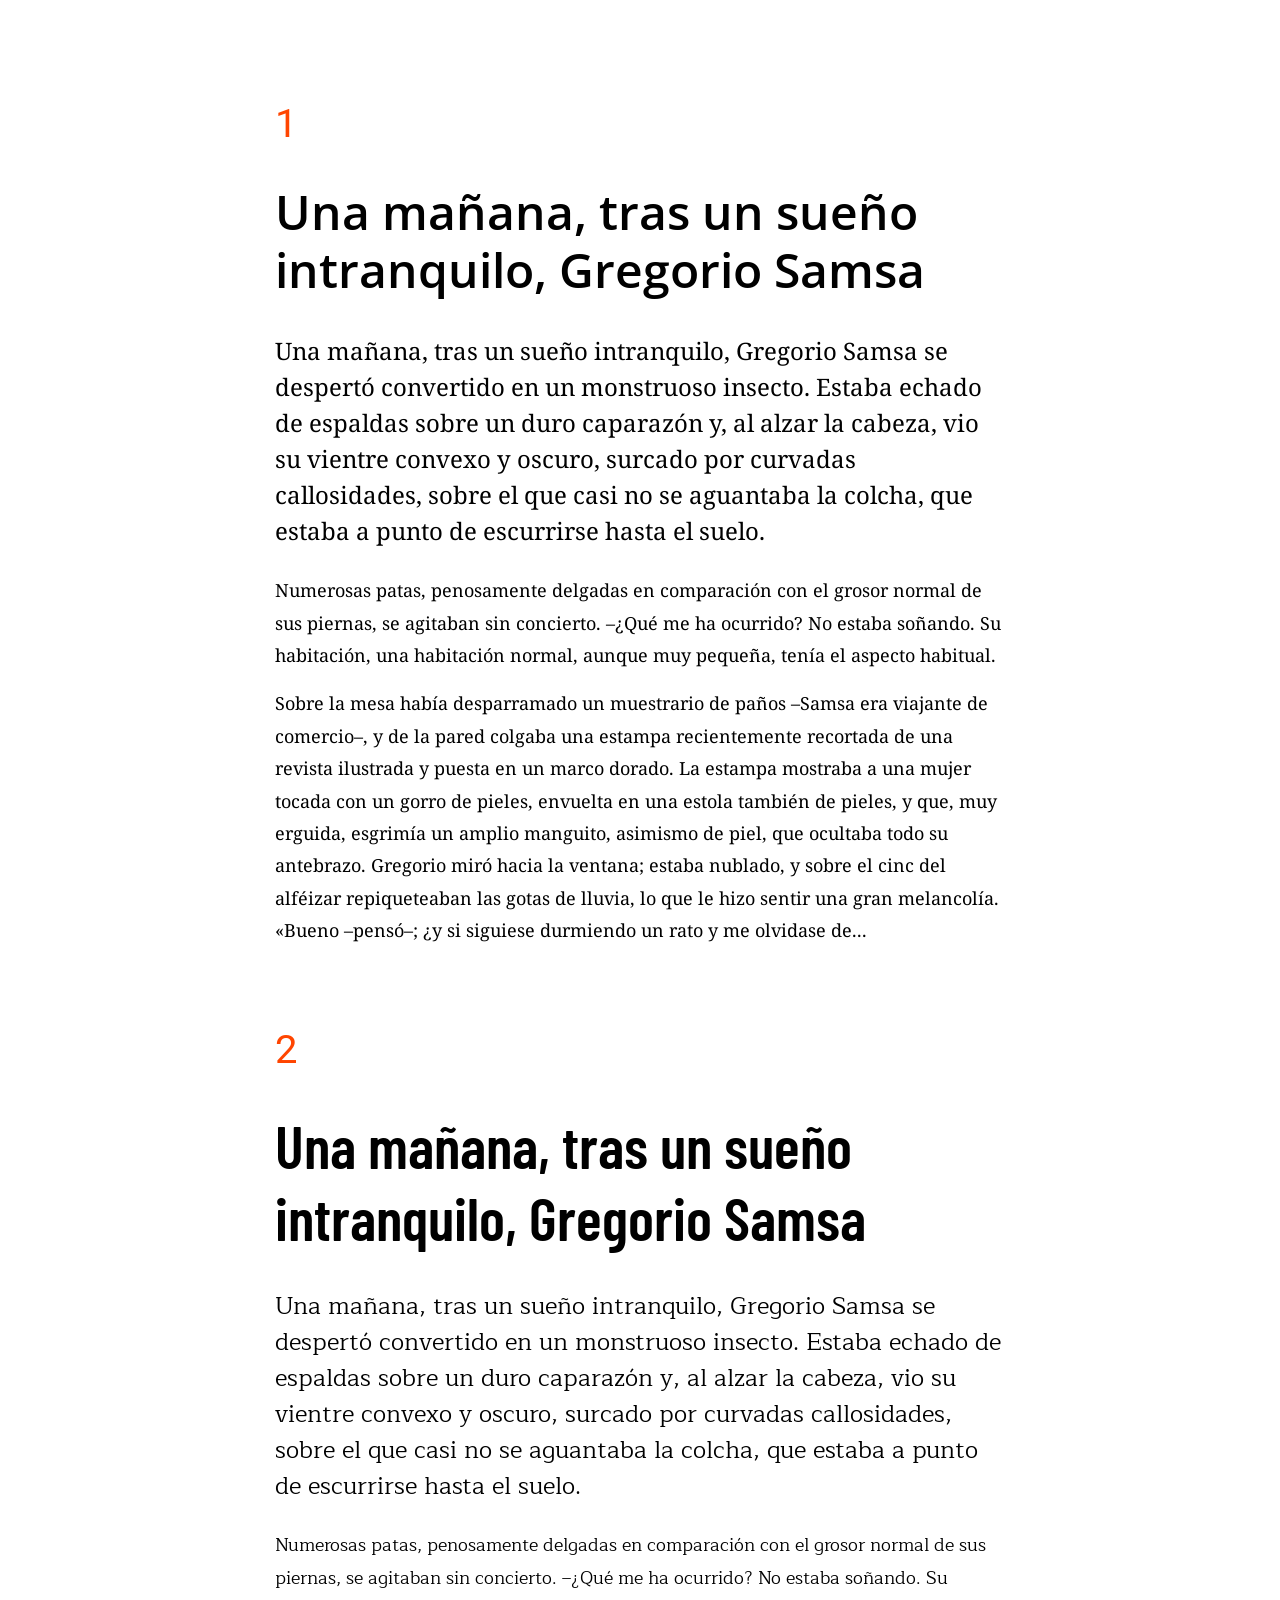
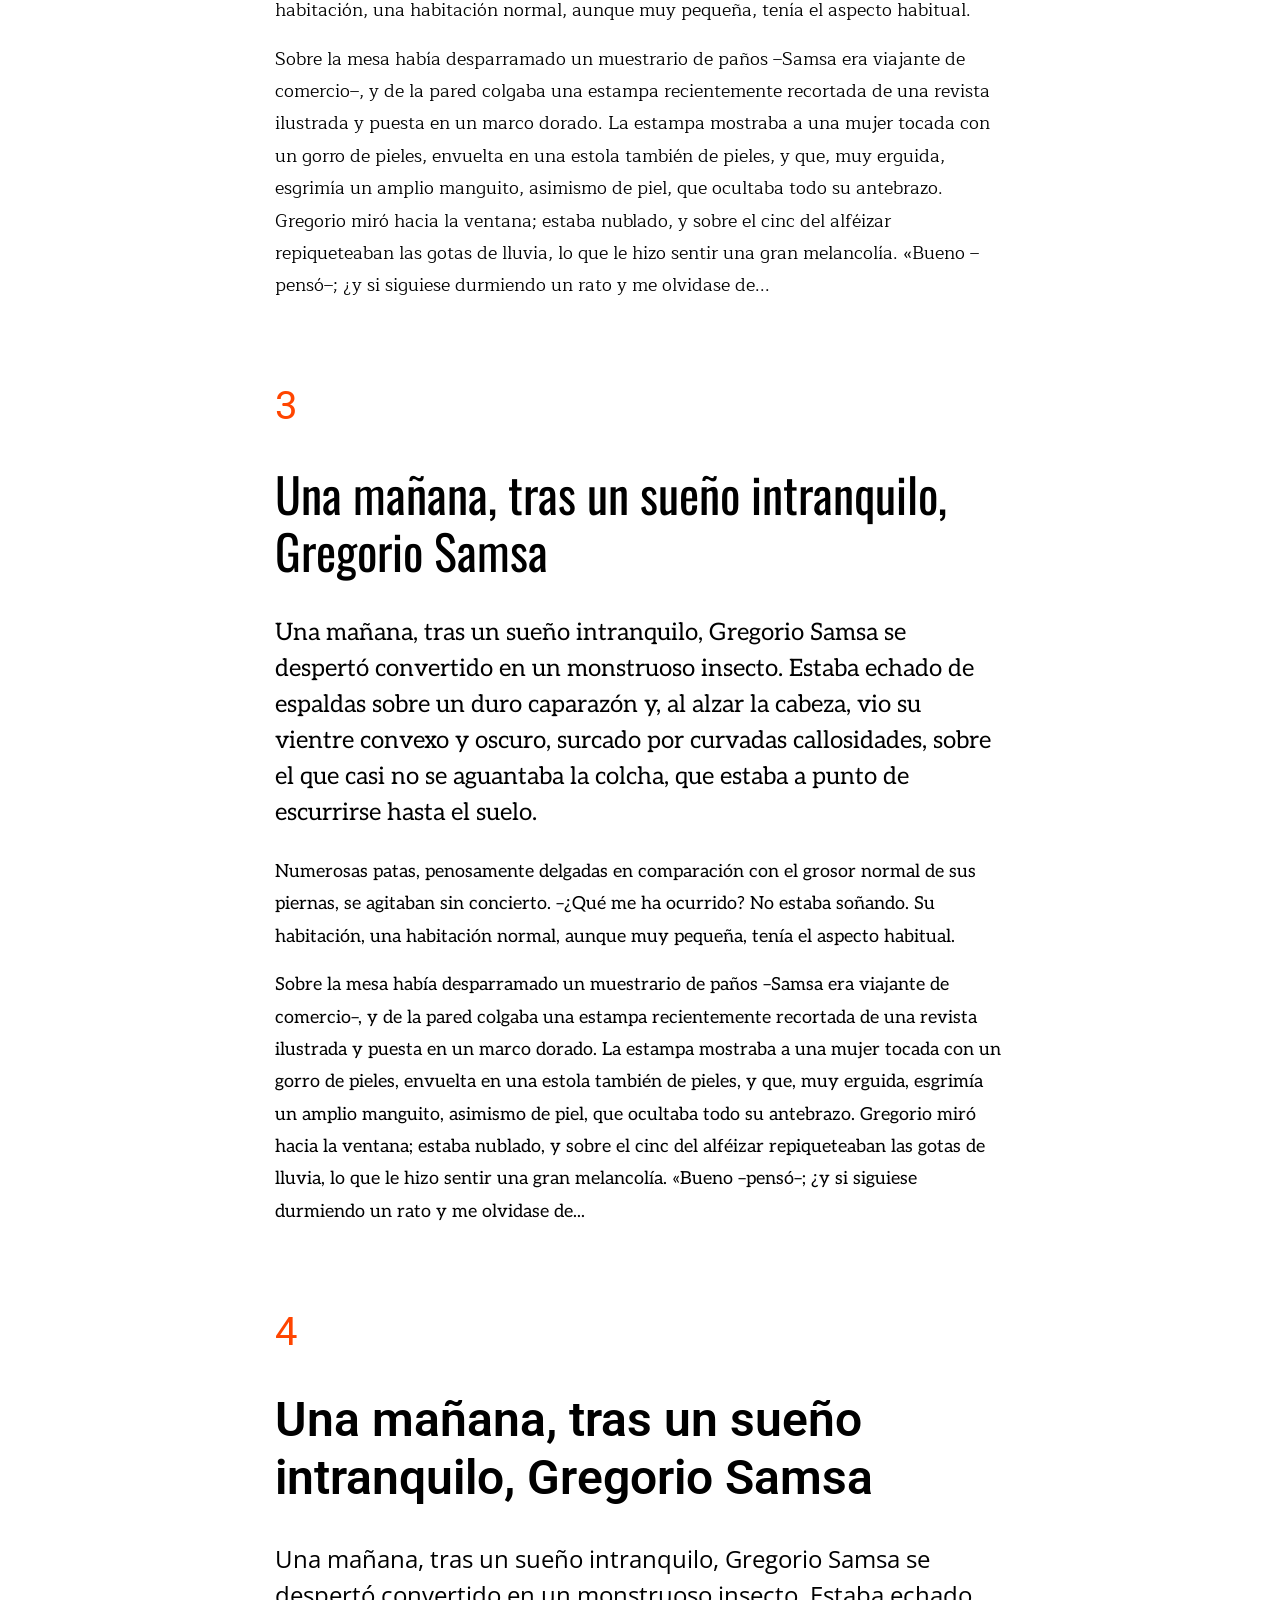
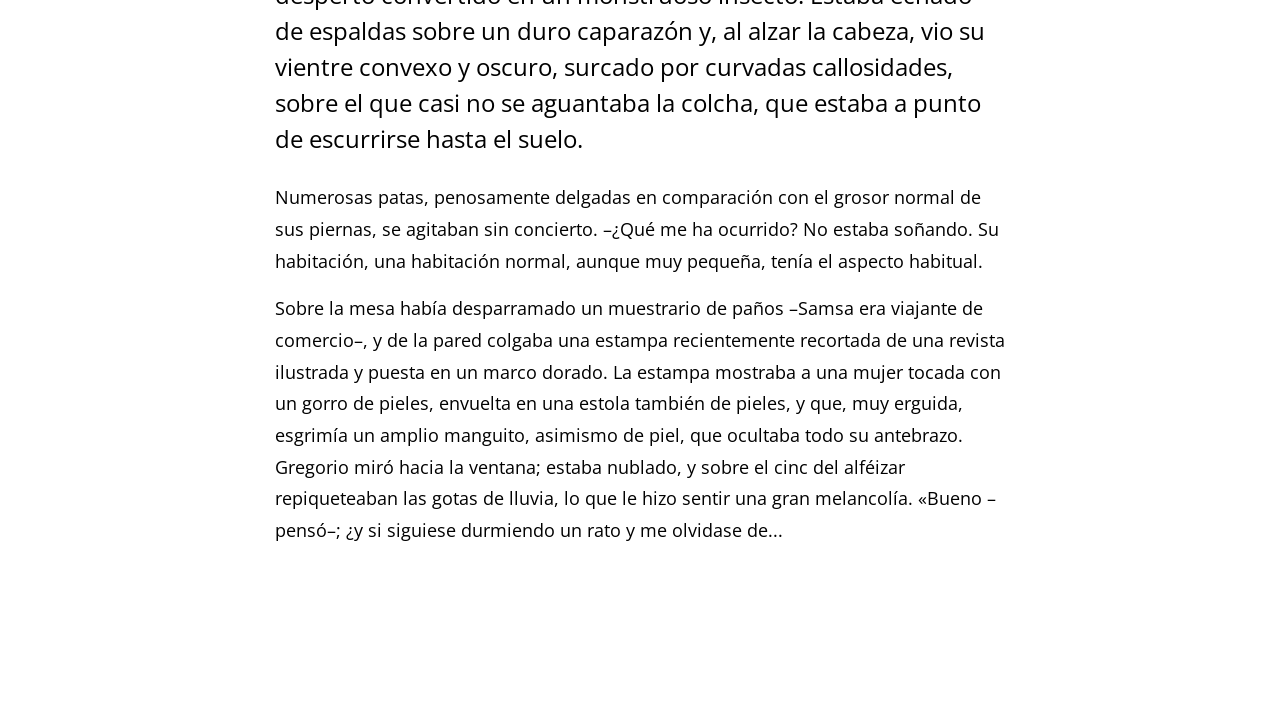
<file: index.html>
<!DOCTYPE HTML>
<html lang="en">
  <head>
    <meta charset="utf-8">
    <title>font-test</title>
    <meta name="viewport" content="width=device-width, initial-scale=1">
    <meta name="description" content="Prueba de tipografía para Contexto">
    <meta name="author" content="Guillermo Solano">

<!-- CSS -->

    <link href="css/bootstrap.min.css" rel="stylesheet">
    <link rel="stylesheet" type="text/css" href="css/test.css">
    <link rel="stylesheet" href="https://use.fontawesome.com/releases/v5.7.1/css/all.css" integrity="sha384-fnmOCqbTlWIlj8LyTjo7mOUStjsKC4pOpQbqyi7RrhN7udi9RwhKkMHpvLbHG9Sr" crossorigin="anonymous">
    <link rel="shortcut icon" href="img/gs.ico">
  </head>

<body>
  <div>

<!-- PORTAFOLIO -->

<section id="form">
    <div class="container">
        <div class="option-title row">
            <div class="col-xl-8 offset-xl-2 col-md-8 offset-md-2 col-sm-10 offset-1 col-10">

                    <div class="row">
                        <div class="quiz col-12" id="option-1">
                            <h1 style="color: #FF4500">1</h1>
                            <div class="questions header">
                                <h1>Una mañana, tras un sueño intranquilo, Gregorio Samsa </h1>
                            </div>
                            <div class="questions par-1">
                                <p>Una mañana, tras un sueño intranquilo, Gregorio Samsa se despertó convertido en un monstruoso insecto. Estaba echado de espaldas sobre un duro caparazón y, al alzar la cabeza, vio su vientre convexo y oscuro, surcado por curvadas callosidades, sobre el que casi no se aguantaba la colcha, que estaba a punto de escurrirse hasta el suelo.</p>
                            </div>
                            <div class="questions par-2">
                                <p>Numerosas patas, penosamente delgadas en comparación con el grosor normal de sus piernas, se agitaban sin concierto. –¿Qué me ha ocurrido? No estaba soñando. Su habitación, una habitación normal, aunque muy pequeña, tenía el aspecto habitual.</p>
                                <p>Sobre la mesa había desparramado un muestrario de paños –Samsa era viajante de comercio–, y de la pared colgaba una estampa recientemente recortada de una revista ilustrada y puesta en un marco dorado. La estampa mostraba a una mujer tocada con un gorro de pieles, envuelta en una estola también de pieles, y que, muy erguida, esgrimía un amplio manguito, asimismo de piel, que ocultaba todo su antebrazo. Gregorio miró hacia la ventana; estaba nublado, y sobre el cinc del alféizar repiqueteaban las gotas de lluvia, lo que le hizo sentir una gran melancolía. «Bueno –pensó–; ¿y si siguiese durmiendo un rato y me olvidase de...</p>
                            </div>
                        </div>
                    </div>
                    <div class="row">
                        <div class="quiz col-xl-12" id="option-2">
                            <h1 style="color: #FF4500">2</h1>
                            <div class="questions header">
                                <h1>Una mañana, tras un sueño intranquilo, Gregorio Samsa </h1>
                            </div>
                            <div class="questions par-1">
                                <p>Una mañana, tras un sueño intranquilo, Gregorio Samsa se despertó convertido en un monstruoso insecto. Estaba echado de espaldas sobre un duro caparazón y, al alzar la cabeza, vio su vientre convexo y oscuro, surcado por curvadas callosidades, sobre el que casi no se aguantaba la colcha, que estaba a punto de escurrirse hasta el suelo.</p>
                            </div>
                            <div class="questions par-2">
                                <p>Numerosas patas, penosamente delgadas en comparación con el grosor normal de sus piernas, se agitaban sin concierto. –¿Qué me ha ocurrido? No estaba soñando. Su habitación, una habitación normal, aunque muy pequeña, tenía el aspecto habitual.</p>
                                <p>Sobre la mesa había desparramado un muestrario de paños –Samsa era viajante de comercio–, y de la pared colgaba una estampa recientemente recortada de una revista ilustrada y puesta en un marco dorado. La estampa mostraba a una mujer tocada con un gorro de pieles, envuelta en una estola también de pieles, y que, muy erguida, esgrimía un amplio manguito, asimismo de piel, que ocultaba todo su antebrazo. Gregorio miró hacia la ventana; estaba nublado, y sobre el cinc del alféizar repiqueteaban las gotas de lluvia, lo que le hizo sentir una gran melancolía. «Bueno –pensó–; ¿y si siguiese durmiendo un rato y me olvidase de...</p>
                            </div>
                        </div>
                    </div>
                    <div class="row">
                        <div class="quiz col-xl-12" id="option-3">
                            <h1 style="color: #FF4500">3</h1>
                            <div class="questions header">
                                <h1>Una mañana, tras un sueño intranquilo, Gregorio Samsa </h1>
                            </div>
                            <div class="questions par-1">
                                <p>Una mañana, tras un sueño intranquilo, Gregorio Samsa se despertó convertido en un monstruoso insecto. Estaba echado de espaldas sobre un duro caparazón y, al alzar la cabeza, vio su vientre convexo y oscuro, surcado por curvadas callosidades, sobre el que casi no se aguantaba la colcha, que estaba a punto de escurrirse hasta el suelo.</p>
                            </div>
                            <div class="questions par-2">
                                <p>Numerosas patas, penosamente delgadas en comparación con el grosor normal de sus piernas, se agitaban sin concierto. –¿Qué me ha ocurrido? No estaba soñando. Su habitación, una habitación normal, aunque muy pequeña, tenía el aspecto habitual.</p>
                                <p>Sobre la mesa había desparramado un muestrario de paños –Samsa era viajante de comercio–, y de la pared colgaba una estampa recientemente recortada de una revista ilustrada y puesta en un marco dorado. La estampa mostraba a una mujer tocada con un gorro de pieles, envuelta en una estola también de pieles, y que, muy erguida, esgrimía un amplio manguito, asimismo de piel, que ocultaba todo su antebrazo. Gregorio miró hacia la ventana; estaba nublado, y sobre el cinc del alféizar repiqueteaban las gotas de lluvia, lo que le hizo sentir una gran melancolía. «Bueno –pensó–; ¿y si siguiese durmiendo un rato y me olvidase de...</p>
                            </div>

                        </div>
                    </div>
                    <div class="row">
                        <div class="quiz col-xl-12" id="option-4">
                            <h1 style="color: #FF4500">4</h1>
                            <div class="questions header">
                                <h1>Una mañana, tras un sueño intranquilo, Gregorio Samsa </h1>
                            </div>
                            <div class="questions par-1">
                                <p>Una mañana, tras un sueño intranquilo, Gregorio Samsa se despertó convertido en un monstruoso insecto. Estaba echado de espaldas sobre un duro caparazón y, al alzar la cabeza, vio su vientre convexo y oscuro, surcado por curvadas callosidades, sobre el que casi no se aguantaba la colcha, que estaba a punto de escurrirse hasta el suelo.</p>
                            </div>
                            <div class="questions par-2">
                                <p>Numerosas patas, penosamente delgadas en comparación con el grosor normal de sus piernas, se agitaban sin concierto. –¿Qué me ha ocurrido? No estaba soñando. Su habitación, una habitación normal, aunque muy pequeña, tenía el aspecto habitual.</p>
                                <p>Sobre la mesa había desparramado un muestrario de paños –Samsa era viajante de comercio–, y de la pared colgaba una estampa recientemente recortada de una revista ilustrada y puesta en un marco dorado. La estampa mostraba a una mujer tocada con un gorro de pieles, envuelta en una estola también de pieles, y que, muy erguida, esgrimía un amplio manguito, asimismo de piel, que ocultaba todo su antebrazo. Gregorio miró hacia la ventana; estaba nublado, y sobre el cinc del alféizar repiqueteaban las gotas de lluvia, lo que le hizo sentir una gran melancolía. «Bueno –pensó–; ¿y si siguiese durmiendo un rato y me olvidase de...</p>
                            </div>
                        </div>
                    </div>


            </div>
        </div>
    </div>

    <!-- option b -->


</section>





<!-- JAVASCRIPT -->

    <script src="js/bootstrap.min.js"></script>
<!--     <script>
        var submitAnswer = function() {

            var radios = document.getElementsByName('customRadio');
            var val= "";

            for (var i = 0, length = radios.length; i < length; i++) {
                if (radios[i].checked) {
                    val = radios[i].value;
                    break;
                }
            }
            if (val == "" ) {
                alert('Selecciona una respuesta');
            } else if ( val == "Acertado" ) {
                window.location.assign("bio.html");
            } else if ( val == "Irrelevante" ) {
                window.location.assign("sleeping-user.html");
            } else if ( val == "Bonito" ) {
                window.location.assign("nice-design.html");
            } else {
                window.location.assign("wiki-def.html");
              }
            };
    </script> -->


  </body>
</html>
</file>
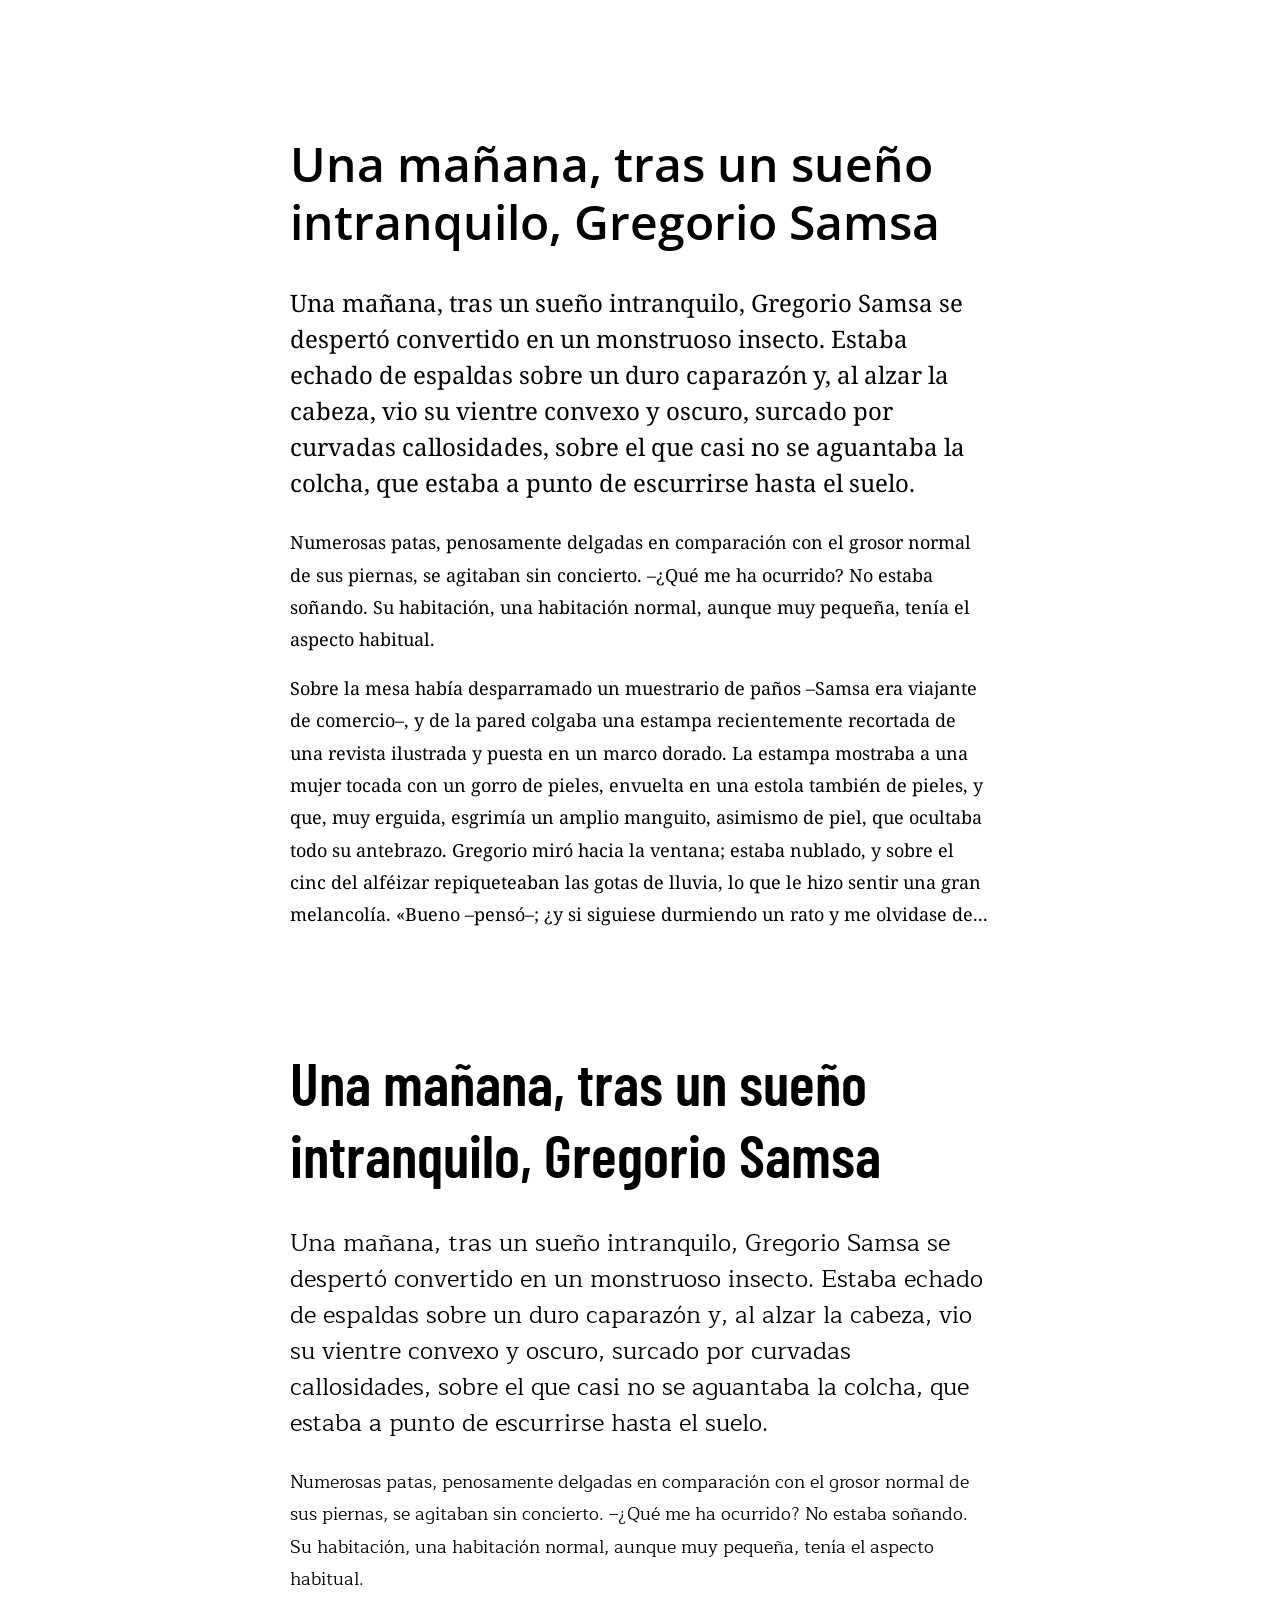
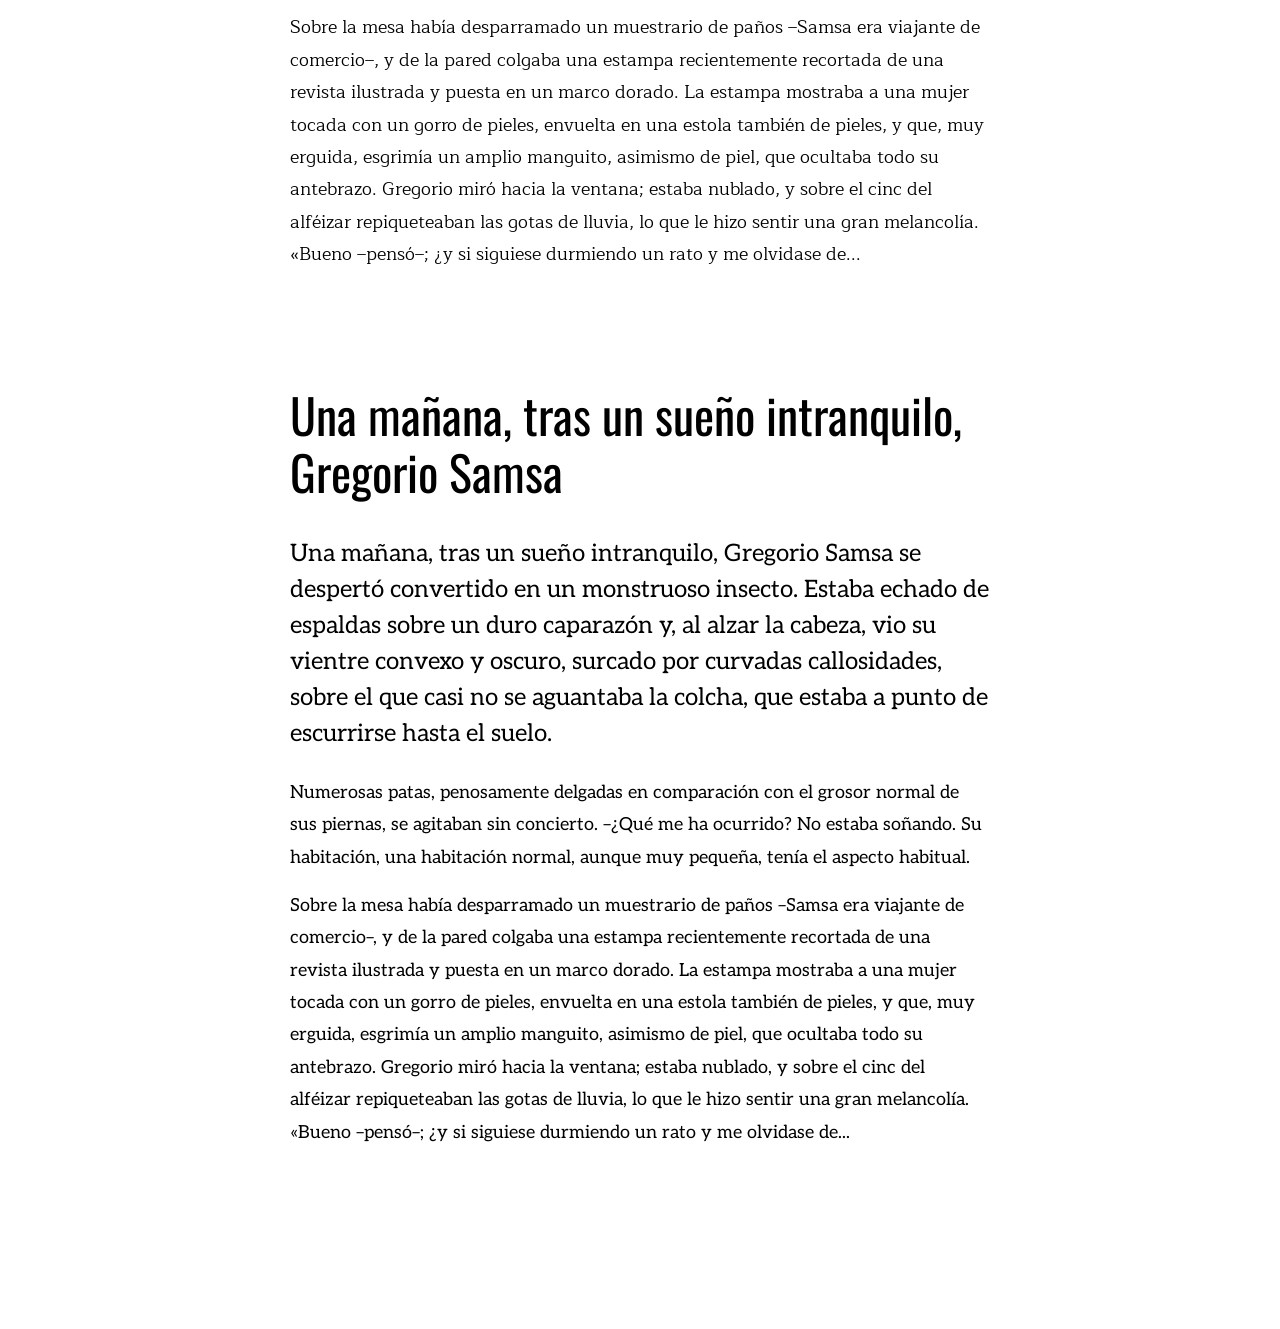
<file: font-test.html>
<!DOCTYPE HTML>
<html lang="en">
  <head>
    <meta charset="utf-8">
    <title>font-test</title>
    <meta name="viewport" content="width=device-width, initial-scale=1">
    <meta name="description" content="Prueba de tipografía para Contexto">
    <meta name="author" content="Guillermo Solano">

<!-- CSS -->

    <link href="css/bootstrap.min.css" rel="stylesheet">
    <link rel="stylesheet" type="text/css" href="css/test.css">
    <link rel="stylesheet" href="https://use.fontawesome.com/releases/v5.7.1/css/all.css" integrity="sha384-fnmOCqbTlWIlj8LyTjo7mOUStjsKC4pOpQbqyi7RrhN7udi9RwhKkMHpvLbHG9Sr" crossorigin="anonymous">
    <link rel="shortcut icon" href="img/gs.ico">
  </head>

<body>
  <div>

<!-- PORTAFOLIO -->

<section id="form">
    <div class="container">
        <div class="row">
            <div class="quiz col-xl-8 offset-xl-2" id="option-1">
                <div class="questions col-xl-12 header">
                    <h1>Una mañana, tras un sueño intranquilo, Gregorio Samsa </h1>
<!--                     <h2>Nunc nec sapien in nunc interdum faucibus eget condimentum nisl.</h2>
                    <h3>Nunc nec sapien in nunc interdum faucibus eget condimentum nisl.</h3>
                    <h4>Nunc nec sapien in nunc interdum faucibus eget condimentum nisl.</h4>
                    <h5>Nunc nec sapien in nunc interdum faucibus eget condimentum nisl.</h5>
                    <h6>Nunc nec sapien in nunc interdum faucibus eget condimentum nisl.</h6> -->
                </div>
                <div class="questions col-xl-12 par-1">
                    <p>Una mañana, tras un sueño intranquilo, Gregorio Samsa se despertó convertido en un monstruoso insecto. Estaba echado de espaldas sobre un duro caparazón y, al alzar la cabeza, vio su vientre convexo y oscuro, surcado por curvadas callosidades, sobre el que casi no se aguantaba la colcha, que estaba a punto de escurrirse hasta el suelo.</p>
                </div>
                <div class="questions col-xl-12 par-2">
                    <p>Numerosas patas, penosamente delgadas en comparación con el grosor normal de sus piernas, se agitaban sin concierto. –¿Qué me ha ocurrido? No estaba soñando. Su habitación, una habitación normal, aunque muy pequeña, tenía el aspecto habitual.</p>
                    <p>Sobre la mesa había desparramado un muestrario de paños –Samsa era viajante de comercio–, y de la pared colgaba una estampa recientemente recortada de una revista ilustrada y puesta en un marco dorado. La estampa mostraba a una mujer tocada con un gorro de pieles, envuelta en una estola también de pieles, y que, muy erguida, esgrimía un amplio manguito, asimismo de piel, que ocultaba todo su antebrazo. Gregorio miró hacia la ventana; estaba nublado, y sobre el cinc del alféizar repiqueteaban las gotas de lluvia, lo que le hizo sentir una gran melancolía. «Bueno –pensó–; ¿y si siguiese durmiendo un rato y me olvidase de...</p>
                </div>
            </div>
        </div>
        <div class="row">
            <div class="quiz col-xl-8 offset-xl-2" id="option-2">
                <div class="questions col-xl-12 header">
                    <h1>Una mañana, tras un sueño intranquilo, Gregorio Samsa </h1>
<!--                     <h2>Nunc nec sapien in nunc interdum faucibus eget condimentum nisl.</h2>
                    <h3>Nunc nec sapien in nunc interdum faucibus eget condimentum nisl.</h3>
                    <h4>Nunc nec sapien in nunc interdum faucibus eget condimentum nisl.</h4>
                    <h5>Nunc nec sapien in nunc interdum faucibus eget condimentum nisl.</h5>
                    <h6>Nunc nec sapien in nunc interdum faucibus eget condimentum nisl.</h6> -->
                </div>
                <div class="questions col-xl-12 par-1">
                    <p>Una mañana, tras un sueño intranquilo, Gregorio Samsa se despertó convertido en un monstruoso insecto. Estaba echado de espaldas sobre un duro caparazón y, al alzar la cabeza, vio su vientre convexo y oscuro, surcado por curvadas callosidades, sobre el que casi no se aguantaba la colcha, que estaba a punto de escurrirse hasta el suelo.</p>
                </div>
                <div class="questions col-xl-12 par-2">
                    <p>Numerosas patas, penosamente delgadas en comparación con el grosor normal de sus piernas, se agitaban sin concierto. –¿Qué me ha ocurrido? No estaba soñando. Su habitación, una habitación normal, aunque muy pequeña, tenía el aspecto habitual.</p>
                    <p>Sobre la mesa había desparramado un muestrario de paños –Samsa era viajante de comercio–, y de la pared colgaba una estampa recientemente recortada de una revista ilustrada y puesta en un marco dorado. La estampa mostraba a una mujer tocada con un gorro de pieles, envuelta en una estola también de pieles, y que, muy erguida, esgrimía un amplio manguito, asimismo de piel, que ocultaba todo su antebrazo. Gregorio miró hacia la ventana; estaba nublado, y sobre el cinc del alféizar repiqueteaban las gotas de lluvia, lo que le hizo sentir una gran melancolía. «Bueno –pensó–; ¿y si siguiese durmiendo un rato y me olvidase de...</p>
                </div>
            </div>
        </div>
        <div class="row">
            <div class="quiz col-xl-8 offset-xl-2" id="option-3">
                <div class="questions col-xl-12 header">
                    <h1>Una mañana, tras un sueño intranquilo, Gregorio Samsa </h1>
<!--                     <h2>Nunc nec sapien in nunc interdum faucibus eget condimentum nisl.</h2>
                    <h3>Nunc nec sapien in nunc interdum faucibus eget condimentum nisl.</h3>
                    <h4>Nunc nec sapien in nunc interdum faucibus eget condimentum nisl.</h4>
                    <h5>Nunc nec sapien in nunc interdum faucibus eget condimentum nisl.</h5>
                    <h6>Nunc nec sapien in nunc interdum faucibus eget condimentum nisl.</h6> -->
                </div>
                <div class="questions col-xl-12 par-1">
                    <p>Una mañana, tras un sueño intranquilo, Gregorio Samsa se despertó convertido en un monstruoso insecto. Estaba echado de espaldas sobre un duro caparazón y, al alzar la cabeza, vio su vientre convexo y oscuro, surcado por curvadas callosidades, sobre el que casi no se aguantaba la colcha, que estaba a punto de escurrirse hasta el suelo.</p>
                </div>
                <div class="questions col-xl-12 par-2">
                    <p>Numerosas patas, penosamente delgadas en comparación con el grosor normal de sus piernas, se agitaban sin concierto. –¿Qué me ha ocurrido? No estaba soñando. Su habitación, una habitación normal, aunque muy pequeña, tenía el aspecto habitual.</p>
                    <p>Sobre la mesa había desparramado un muestrario de paños –Samsa era viajante de comercio–, y de la pared colgaba una estampa recientemente recortada de una revista ilustrada y puesta en un marco dorado. La estampa mostraba a una mujer tocada con un gorro de pieles, envuelta en una estola también de pieles, y que, muy erguida, esgrimía un amplio manguito, asimismo de piel, que ocultaba todo su antebrazo. Gregorio miró hacia la ventana; estaba nublado, y sobre el cinc del alféizar repiqueteaban las gotas de lluvia, lo que le hizo sentir una gran melancolía. «Bueno –pensó–; ¿y si siguiese durmiendo un rato y me olvidase de...</p>
                </div>
            </div>
        </div>
    </div>
</section>



<!-- JAVASCRIPT -->

    <script src="js/bootstrap.min.js"></script>
<!--     <script>
        var submitAnswer = function() {

            var radios = document.getElementsByName('customRadio');
            var val= "";

            for (var i = 0, length = radios.length; i < length; i++) {
                if (radios[i].checked) {
                    val = radios[i].value;
                    break;
                }
            }
            if (val == "" ) {
                alert('Selecciona una respuesta');
            } else if ( val == "Acertado" ) {
                window.location.assign("bio.html");
            } else if ( val == "Irrelevante" ) {
                window.location.assign("sleeping-user.html");
            } else if ( val == "Bonito" ) {
                window.location.assign("nice-design.html");
            } else {
                window.location.assign("wiki-def.html");
              }
            };
    </script> -->


  </body>
</html>
</file>
<file: css/test.css>
@import url('https://fonts.googleapis.com/css?family=Open+Sans:300,400,600,700');
@import url('https://fonts.googleapis.com/css?family=Noto+Serif&display=swap');
@import url('https://fonts.googleapis.com/css?family=Maitree&display=swap');
@import url('https://fonts.googleapis.com/css?family=Noto+Sans&display=swap');
@import url('https://fonts.googleapis.com/css?family=Aleo:300|Merriweather:300&display=swap');
@import url('https://fonts.googleapis.com/css?family=Oswald&display=swap');
@import url('https://fonts.googleapis.com/css?family=Barlow+Condensed|Roboto+Condensed&display=swap');
@import url('https://fonts.googleapis.com/css?family=Roboto&display=swap');
@import url('https://fonts.googleapis.com/css?family=Source+Sans+Pro&display=swap');
@import url('https://fonts.googleapis.com/css?family=PT+Sans&display=swap');

body {
    margin-top: 0;
    position: relative;
    width: 100%;
    background-color: #fff;
    color: #000;
    font-size: 16px;
}

h1,
h2,
h3,
h4,
h5,
h6 {
    font-weight:400;
}

.section-header .section-title {
    font-size: 44px;
    color: #272727;
    text-transform: uppercase;
    position: relative;
    padding-bottom: 20px;
    margin: 0 0 20px;
}

.container-fluid {
    padding: 0 -15px 0 -15px;
    margin-bottom: 0;
    margin-top: 0;
    width: inherit;
}

/* -- STUFF -- */

@media (min-width: 1500px) {

    /* --- FORM --- */
    #form {
        margin: 100px 0;
        height: 100%;
        background-color: #fff;
    }

    /*OPTION 1*/

    #form #option-1 .header h1, h2, h3, h4, h5, h6 {
        margin: 35px 0;
        font-size: 3em;
        font-family: 'Open sans', sans-serif;
        font-weight: 600;
        line-height: 1.2;
    }
    #form #option-1 .par-1 {
        font-family: 'Noto serif', serif;
        margin: 25px 0;
        line-height: 1.5;
        font-size: 1.5em;
    }
    #form #option-1 .par-2 {
        font-family: 'Noto serif', serif;
        margin: 15px 0 80px 0;
        line-height: 1.8;
        font-size: 1.1em;
    }

    /*OPTION 2*/
        
    #form #option-2 .header h1, h2, h3, h4, h5, h6 {
        margin: 35px 0;
        font-size: 3.750em;
        font-family: 'Barlow Condensed', sans-serif;
        font-weight: 600;
        line-height: 1.2;
    }
    #form #option-2 .par-1 {
        font-family: 'Maitree', serif;
        margin: 25px 0;
        line-height: 1.5;
        font-size: 1.5em;
    }
    #form #option-2 .par-2 {
        font-family: 'Maitree', serif;
        margin: 15px 0 80px 0;
        line-height: 1.8;
        font-size: 1.1em;
    }

    /*OPTION 3*/
    
    #form #option-3 .header h1, h2, h3, h4, h5, h6 {
        margin: 35px 0;
        font-size: 3em;
        font-family: 'Oswald', serif;
        line-height: 1.2;
    }
    #form #option-3 .par-1 {
        font-family: 'Aleo', serif;
        margin: 25px 0;
        line-height: 1.5;
        font-size: 1.5em;
    }
    #form #option-3 .par-2 {
        font-family: 'Aleo', serif;
        margin: 15px 0 80px 0;
        line-height: 1.8;
        font-size: 1.1em;
    }

        /*OPTION 4*/
    
    #form #option-4 .header h1, h2, h3, h4, h5, h6 {
        margin: 35px 0;
        font-size: 48px;
        font-family: 'Roboto', sans-serif;
        line-height: 1.2;
        font-weight: 600;
    }
    #form #option-4 .par-1 {
        font-family: 'Open Sans', sans-serif;
        margin: 25px 0;
        line-height: 1.5;
        font-size: 1.5em;
    }
    #form #option-4 .par-2 {
        font-family: 'Open Sans', sans-serif;
        margin: 15px 0 80px 0;
        line-height: 1.8;
        font-size: 1.1em;
    }
}

@media (min-width: 1200px) and (max-width: 1499px) {

    /* --- FORM --- */
    #form {
        margin: 100px 0;
        height: 100%;
        background-color: #fff;
    }

    /*OPTION 1*/

    #form #option-1 .header h1, h2, h3, h4, h5, h6 {
        margin: 35px 0;
        font-size: 48px;
        font-family: 'Open sans', sans-serif;
        font-weight: 600;
        line-height: 1.2;
    }
    #form #option-1 .par-1 {
        font-family: 'Noto serif', serif;
        margin: 25px 0;
        line-height: 1.5;
        font-size: 24px;
    }
    #form #option-1 .par-2 {
        font-family: 'Noto serif', serif;
        margin: 15px 0 80px 0;
        line-height: 1.8;
        font-size: 18px;
    }

    /*OPTION 2*/
        
    #form #option-2 .header h1, h2, h3, h4, h5, h6 {
        margin: 35px 0;
        font-size: 60px;
        font-family: 'Barlow Condensed', sans-serif;
        font-weight: 600;
        line-height: 1.2;
    }
    #form #option-2 .par-1 {
        font-family: 'Maitree', serif;
        margin: 25px 0;
        line-height: 1.5;
        font-size: 24px;
    }
    #form #option-2 .par-2 {
        font-family: 'Maitree', serif;
        margin: 15px 0 80px 0;
        line-height: 1.8;
        font-size: 18px;
    }

    /*OPTION 3*/
    
    #form #option-3 .header h1, h2, h3, h4, h5, h6 {
        margin: 35px 0;
        font-size: 48px;
        font-family: 'Oswald', serif;
        line-height: 1.2;
    }
    #form #option-3 .par-1 {
        font-family: 'Aleo', serif;
        margin: 25px 0;
        line-height: 1.5;
        font-size: 24px;
    }
    #form #option-3 .par-2 {
        font-family: 'Aleo', serif;
        margin: 15px 0 80px 0;
        line-height: 1.8;
        font-size: 18px;
    }

    /*OPTION 4*/
    
    #form #option-4 .header h1, h2, h3, h4, h5, h6 {
        margin: 35px 0;
        font-size: 48px;
        font-family: 'Roboto', sans-serif;
        line-height: 1.2;
        font-weight: 600;
    }
    #form #option-4 .par-1 {
        font-family: 'Open Sans', sans-serif;
        margin: 25px 0;
        line-height: 1.5;
        font-size: 1.5em;
    }
    #form #option-4 .par-2 {
        font-family: 'Open Sans', sans-serif;
        margin: 15px 0 80px 0;
        line-height: 1.8;
        font-size: 1.1em;
    }
}

@media (min-width: 992px) and (max-width: 1199px) {


    #form {
        margin: 100px 0;
        height: 100%;
        background-color: #fff;
    }

    /*OPTION 1*/

    #form #option-1 .header h1, h2, h3, h4, h5, h6 {
        margin: 35px 0;
        font-size: 3em;
        font-family: 'Open sans', sans-serif;
        font-weight: 600;
        line-height: 1.2;
    }
    #form #option-1 .par-1 {
        font-family: 'Noto serif', serif;
        margin: 25px 0;
        line-height: 1.5;
        font-size: 1.5em;
    }
    #form #option-1 .par-2 {
        font-family: 'Noto serif', serif;
        margin: 15px 0 80px 0;
        line-height: 1.8;
        font-size: 1em;
    }

    /*OPTION 2*/
        
    #form #option-2 .header h1, h2, h3, h4, h5, h6 {
        margin: 35px 0;
        font-size: 3.75em;
        font-family: 'Barlow Condensed', sans-serif;
        font-weight: 600;
        line-height: 1.2;
    }
    #form #option-2 .par-1 {
        font-family: 'Maitree', serif;
        margin: 25px 0;
        line-height: 1.5;
        font-size: 1.5em;
    }
    #form #option-2 .par-2 {
        font-family: 'Maitree', serif;
        margin: 15px 0 80px 0;
        line-height: 1.8;
        font-size: 1.1em;
    }

    /*OPTION 3*/
    
    #form #option-3 .header h1, h2, h3, h4, h5, h6 {
        margin: 35px 0;
        font-size: 3em;
        font-family: 'Oswald', serif;
        line-height: 1.2;
    }
    #form #option-3 .par-1 {
        font-family: 'Aleo', serif;
        margin: 25px 0;
        line-height: 1.5;
        font-size: 1.5em;
    }
    #form #option-3 .par-2 {
        font-family: 'Aleo', serif;
        margin: 15px 0 80px 0;
        line-height: 1.8;
        font-size: 1.1em;
    }

    /*OPTION 4*/
    
    #form #option-4 .header h1, h2, h3, h4, h5, h6 {
        margin: 35px 0;
        font-size: 48px;
        font-family: 'Roboto', sans-serif;
        line-height: 1.2;
        font-weight: 600;
    }
    #form #option-4 .par-1 {
        font-family: 'Open Sans', sans-serif;
        margin: 25px 0;
        line-height: 1.5;
        font-size: 1.5em;
    }
    #form #option-4 .par-2 {
        font-family: 'Open Sans', sans-serif;
        margin: 15px 0 80px 0;
        line-height: 1.8;
        font-size: 1.005em;
    }
}

@media (min-width: 768px) and (max-width: 991px) {

    #form {
        margin: 100px 0;
        height: 100%;
        background-color: #fff;
    }

    /*OPTION 1*/

    #form #option-1 .header h1, h2, h3, h4, h5, h6 {
        margin: 35px 0;
        font-size: 2.5em;
        font-family: 'Open sans', sans-serif;
        font-weight: 600;
        line-height: 1.2;
    }
    #form #option-1 .par-1 {
        font-family: 'Noto serif', serif;
        margin: 25px 0;
        line-height: 1.5;
        font-size: 1.3em;
    }
    #form #option-1 .par-2 {
        font-family: 'Noto serif', serif;
        margin: 15px 0 80px 0;
        line-height: 1.8;
        font-size: 1em;
    }

    /*OPTION 2*/
        
    #form #option-2 .header h1, h2, h3, h4, h5, h6 {
        margin: 35px 0;
        font-size: 3em;
        font-family: 'Barlow Condensed', sans-serif;
        font-weight: 600;
        line-height: 1.2;
    }
    #form #option-2 .par-1 {
        font-family: 'Maitree', serif;
        margin: 25px 0;
        line-height: 1.5;
        font-size: 1.3em;
    }
    #form #option-2 .par-2 {
        font-family: 'Maitree', serif;
        margin: 15px 0 80px 0;
        line-height: 1.8;
        font-size: 1.05em;
    }

    /*OPTION 3*/
    
    #form #option-3 .header h1, h2, h3, h4, h5, h6 {
        margin: 35px 0;
        font-size: 2.5em;
        font-family: 'Oswald', serif;
        line-height: 1.2;
    }
    #form #option-3 .par-1 {
        font-family: 'Aleo', serif;
        margin: 25px 0;
        line-height: 1.5;
        font-size: 1.3em;
    }
    #form #option-3 .par-2 {
        font-family: 'Aleo', serif;
        margin: 15px 0 80px 0;
        line-height: 1.8;
        font-size: 1.05em;
    }

    /*OPTION 4*/
    
    #form #option-4 .header h1, h2, h3, h4, h5, h6 {
        margin: 35px 0;
        font-size: 2.5em;
        font-family: 'Roboto', sans-serif;
        line-height: 1.2;
        font-weight: 600;
    }
    #form #option-4 .par-1 {
        font-family: 'Open Sans', sans-serif;
        margin: 25px 0;
        line-height: 1.5;
        font-size: 1.3em;
    }
    #form #option-4 .par-2 {
        font-family: 'Open Sans', sans-serif;
        margin: 15px 0 80px 0;
        line-height: 1.8;
        font-size: 1em;
    }
}

@media (min-width: 576px) and (max-width: 767px) {

   #form {
        margin: 100px 0;
        height: 100%;
        background-color: #fff;
    }

    /*OPTION 1*/

    #form #option-1 .header h1, h2, h3, h4, h5, h6 {
        margin: 35px 0;
        font-size: 2.3em;
        font-family: 'Open sans', sans-serif;
        font-weight: 600;
        line-height: 1.2;
    }
    #form #option-1 .par-1 {
        font-family: 'Noto serif', serif;
        margin: 25px 0;
        line-height: 1.5;
        font-size: 1.2em;
    }
    #form #option-1 .par-2 {
        font-family: 'Noto serif', serif;
        margin: 15px 0 80px 0;
        line-height: 1.8;
        font-size: 1em;
    }

    /*OPTION 2*/
        
    #form #option-2 .header h1, h2, h3, h4, h5, h6 {
        margin: 35px 0;
        font-size: 2.8em;
        font-family: 'Barlow Condensed', sans-serif;
        font-weight: 600;
        line-height: 1.2;
    }
    #form #option-2 .par-1 {
        font-family: 'Maitree', serif;
        margin: 25px 0;
        line-height: 1.5;
        font-size: 1.2em;
    }
    #form #option-2 .par-2 {
        font-family: 'Maitree', serif;
        margin: 15px 0 80px 0;
        line-height: 1.8;
        font-size: 1em;
    }

    /*OPTION 3*/
    
    #form #option-3 .header h1, h2, h3, h4, h5, h6 {
        margin: 35px 0;
        font-size: 2.5em;
        font-family: 'Oswald', serif;
        line-height: 1.2;
    }
    #form #option-3 .par-1 {
        font-family: 'Aleo', serif;
        margin: 25px 0;
        line-height: 1.5;
        font-size: 1.3em;
    }
    #form #option-3 .par-2 {
        font-family: 'Aleo', serif;
        margin: 15px 0 80px 0;
        line-height: 1.8;
        font-size: 1.05em;
    }

    /*OPTION 4*/
    
    #form #option-4 .header h1, h2, h3, h4, h5, h6 {
        margin: 35px 0;
        font-size: 2.3em;
        font-family: 'Roboto', sans-serif;
        line-height: 1.2;
        font-weight: 600;
    }
    #form #option-4 .par-1 {
        font-family: 'Open Sans', sans-serif;
        margin: 25px 0;
        line-height: 1.5;
        font-size: 1.2em;
    }
    #form #option-4 .par-2 {
        font-family: 'Open Sans', sans-serif;
        margin: 15px 0 80px 0;
        line-height: 1.8;
        font-size: .9em;
    }
}

@media (min-width: 375px) and (max-width: 575px) {

   #form {
        margin: 100px 0;
        height: 100%;
        background-color: #fff;
    }

    /*OPTION 1*/

    #form #option-1 .header h1, h2, h3, h4, h5, h6 {
        margin: 35px 0;
        font-size: 1.8em;
        font-family: 'Open sans', sans-serif;
        font-weight: 600;
        line-height: 1.2;
    }
    #form #option-1 .par-1 {
        font-family: 'Noto serif', serif;
        margin: 25px 0;
        line-height: 1.5;
        font-size: 1.2em;
    }
    #form #option-1 .par-2 {
        font-family: 'Noto serif', serif;
        margin: 15px 0 80px 0;
        line-height: 1.8;
        font-size: .9em;
    }

    /*OPTION 2*/
        
    #form #option-2 .header h1, h2, h3, h4, h5, h6 {
        margin: 35px 0;
        font-size: 2.5em;
        font-family: 'Barlow Condensed', sans-serif;
        font-weight: 600;
        line-height: 1.2;
    }
    #form #option-2 .par-1 {
        font-family: 'Maitree', serif;
        margin: 25px 0;
        line-height: 1.5;
        font-size: 1.2em;
    }
    #form #option-2 .par-2 {
        font-family: 'Maitree', serif;
        margin: 15px 0 80px 0;
        line-height: 1.6;
        font-size: 1em;
    }

    /*OPTION 3*/
    
    #form #option-3 .header h1, h2, h3, h4, h5, h6 {
        margin: 35px 0;
        font-size: 2.5em;
        font-family: 'Oswald', serif;
        line-height: 1.2;
    }
    #form #option-3 .par-1 {
        font-family: 'Aleo', serif;
        margin: 25px 0;
        line-height: 1.5;
        font-size: 1.3em;
    }
    #form #option-3 .par-2 {
        font-family: 'Aleo', serif;
        margin: 15px 0 80px 0;
        line-height: 1.8;
        font-size: 1em;
    }

    /*OPTION 4*/
    
    #form #option-4 .header h1, h2, h3, h4, h5, h6 {
        margin: 35px 0;
        font-size: 2em;
        font-family: 'Roboto', sans-serif;
        line-height: 1.2;
        font-weight: 600;
    }
    #form #option-4 .par-1 {
        font-family: 'Open Sans', sans-serif;
        margin: 25px 0;
        line-height: 1.5;
        font-size: 1.2em;
    }
    #form #option-4 .par-2 {
        font-family: 'Open Sans', sans-serif;
        margin: 15px 0 80px 0;
        line-height: 1.8;
        font-size: .9em;
    }
}

@media (max-width: 374px) {

   #form {
        margin: 100px 0;
        height: 100%;
        background-color: #fff;
    }

    /*OPTION 1*/

    #form #option-1 .header h1, h2, h3, h4, h5, h6 {
        margin: 35px 0;
        font-size: 1.8em;
        font-family: 'Open sans', sans-serif;
        font-weight: 600;
        line-height: 1.2;
    }
    #form #option-1 .par-1 {
        font-family: 'Noto serif', serif;
        margin: 25px 0;
        line-height: 1.5;
        font-size: 1.2em;
    }
    #form #option-1 .par-2 {
        font-family: 'Noto serif', serif;
        margin: 15px 0 80px 0;
        line-height: 1.8;
        font-size: .9em;
    }

    /*OPTION 2*/
        
    #form #option-2 .header h1, h2, h3, h4, h5, h6 {
        margin: 35px 0;
        font-size: 2.5em;
        font-family: 'Barlow Condensed', sans-serif;
        font-weight: 600;
        line-height: 1.2;
    }
    #form #option-2 .par-1 {
        font-family: 'Maitree', serif;
        margin: 25px 0;
        line-height: 1.5;
        font-size: 1.2em;
    }
    #form #option-2 .par-2 {
        font-family: 'Maitree', serif;
        margin: 15px 0 80px 0;
        line-height: 1.6;
        font-size: 1em;
    }

    /*OPTION 3*/
    
    #form #option-3 .header h1, h2, h3, h4, h5, h6 {
        margin: 35px 0;
        font-size: 2.5em;
        font-family: 'Oswald', serif;
        line-height: 1.2;
    }
    #form #option-3 .par-1 {
        font-family: 'Aleo', serif;
        margin: 25px 0;
        line-height: 1.5;
        font-size: 1.3em;
    }
    #form #option-3 .par-2 {
        font-family: 'Aleo', serif;
        margin: 15px 0 80px 0;
        line-height: 1.8;
        font-size: 1em;
    }

    /*OPTION 4*/
    
    #form #option-4 .header h1, h2, h3, h4, h5, h6 {
        margin: 35px 0;
        font-size: 2em;
        font-family: 'Roboto', sans-serif;
        line-height: 1.2;
        font-weight: 600;
    }
    #form #option-4 .par-1 {
        font-family: 'Open Sans', sans-serif;
        margin: 25px 0;
        line-height: 1.5;
        font-size: 1.2em;
    }
    #form #option-4 .par-2 {
        font-family: 'Open Sans', sans-serif;
        margin: 15px 0 80px 0;
        line-height: 1.8;
        font-size: .9em;
    }
}
</file>
